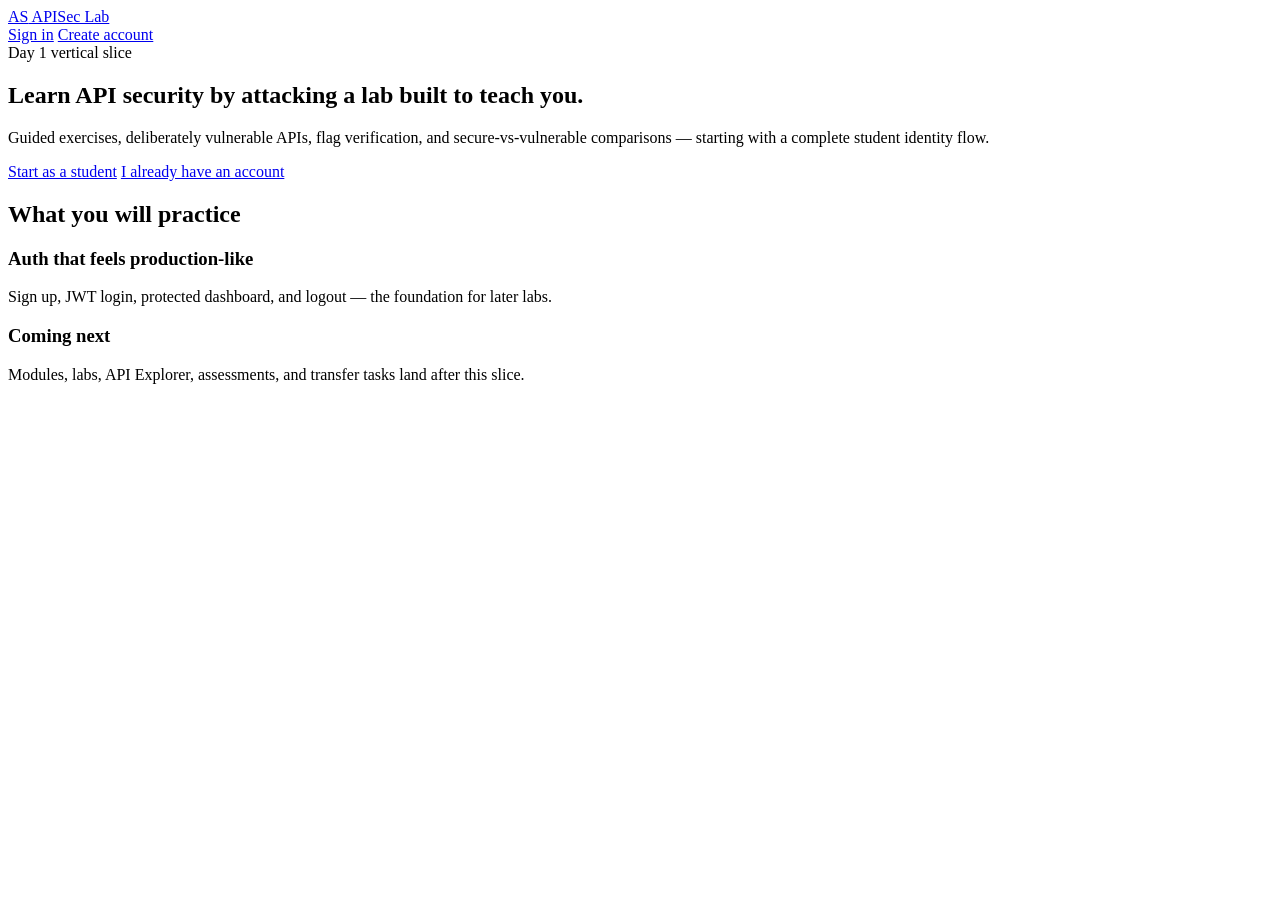
<file: src/main/resources/templates/index.html>
<!DOCTYPE html>
<html lang="en" xmlns:th="http://www.thymeleaf.org">
<head>
    <meta charset="UTF-8">
    <meta name="viewport" content="width=device-width, initial-scale=1.0">
    <title>APISec Lab</title>
    <link rel="stylesheet" th:href="@{/css/app.css}">
</head>
<body>
<header class="container topbar">
    <a class="brand" href="/">
        <span class="brand-mark">AS</span>
        APISec Lab
    </a>
    <nav class="cta-row">
        <a class="btn btn-ghost" href="/login">Sign in</a>
        <a class="btn btn-primary" href="/signup">Create account</a>
    </nav>
</header>

<main class="container hero">
    <section>
        <span class="badge">Day 1 vertical slice</span>
        <h1>Learn API security by attacking a lab built to teach you.</h1>
        <p class="lede">
            Guided exercises, deliberately vulnerable APIs, flag verification, and secure-vs-vulnerable
            comparisons — starting with a complete student identity flow.
        </p>
        <div class="cta-row">
            <a class="btn btn-primary" href="/signup">Start as a student</a>
            <a class="btn btn-ghost" href="/login">I already have an account</a>
        </div>
    </section>
    <aside class="panel">
        <h2>What you will practice</h2>
        <div class="feature-grid" style="grid-template-columns: 1fr;">
            <div class="feature">
                <h3>Auth that feels production-like</h3>
                <p>Sign up, JWT login, protected dashboard, and logout — the foundation for later labs.</p>
            </div>
            <div class="feature">
                <h3>Coming next</h3>
                <p>Modules, labs, API Explorer, assessments, and transfer tasks land after this slice.</p>
            </div>
        </div>
    </aside>
</main>
</body>
</html>
</file>
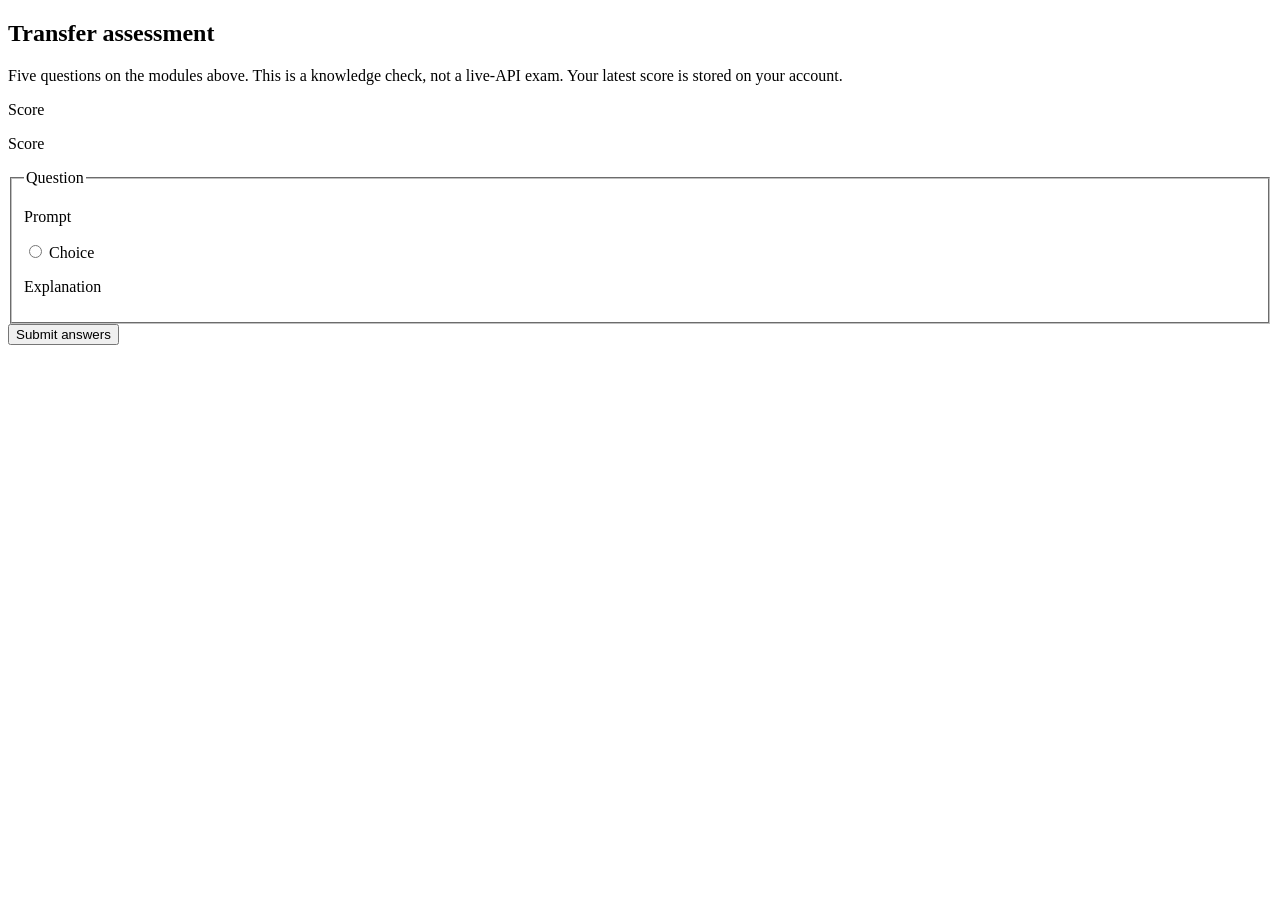
<file: src/main/resources/templates/assessment.html>
<!DOCTYPE html>
<html lang="en" xmlns:th="http://www.thymeleaf.org"
      th:replace="~{layout :: layout('Assessment · APISec Lab', 'assessment', ~{::section})}">
<body>
<section>
    <h1>Transfer assessment</h1>
    <p class="page-lede">
        Five questions on the modules above. This is a knowledge check, not a live-API exam. Your latest score is stored on your account.
    </p>

    <p class="form-ok" th:if="${latest != null and submitted == null}"
       th:text="${'Latest score: ' + latest.score + ' / ' + latest.total + ' (' + latest.percent() + '%)'}">Score</p>
    <p class="form-ok" th:if="${submitted}"
       th:text="${'Submitted: ' + latest.score + ' / ' + latest.total + ' (' + latest.percent() + '%)'}">Score</p>

    <form method="post" action="/assessment">
        <fieldset class="card quiz" th:each="q, iter : ${questions}">
            <legend th:text="'Question ' + ${iter.count}">Question</legend>
            <p th:text="${q.prompt}">Prompt</p>
            <label class="choice" th:each="choice, cIter : ${q.choices}">
                <input type="radio" th:name="${q.id}" th:value="${cIter.index}" required>
                <span th:text="${choice}">Choice</span>
            </label>
            <p class="hint" th:if="${submitted}" th:text="${explanations[iter.index]}">Explanation</p>
        </fieldset>
        <button class="btn btn-primary" type="submit">Submit answers</button>
    </form>
</section>
</body>
</html>
</file>
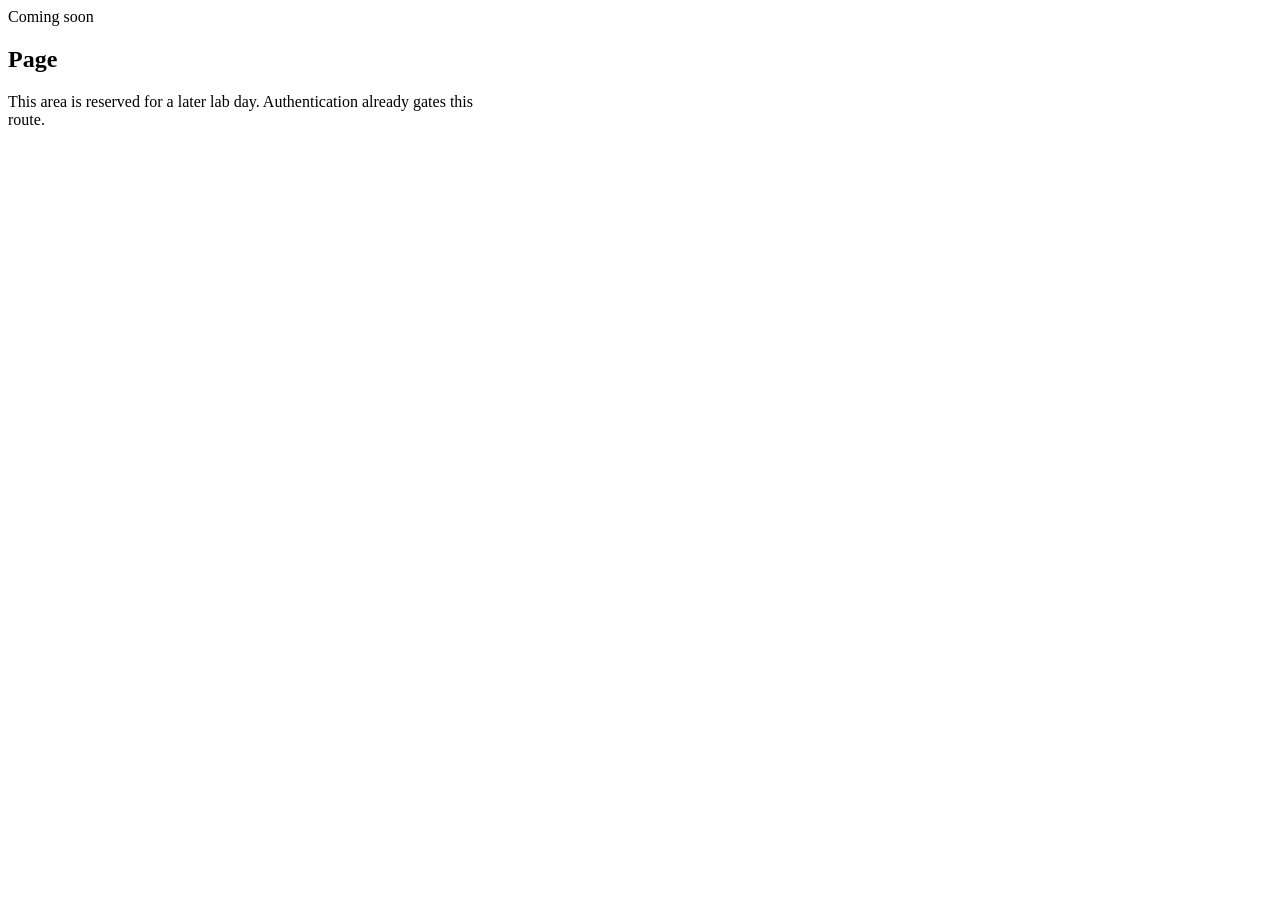
<file: src/main/resources/templates/coming-soon.html>
<!DOCTYPE html>
<html lang="en" xmlns:th="http://www.thymeleaf.org"
      th:replace="~{layout :: layout('Coming Soon · APISec Lab', ${activePage}, ~{::section})}">
<body>
<section>
    <span class="badge">Coming soon</span>
    <h1 th:text="${pageTitle}">Page</h1>
    <p style="color:var(--muted); max-width:60ch;">
        This area is reserved for a later lab day. Authentication already gates this route.
    </p>
</section>
</body>
</html>
</file>
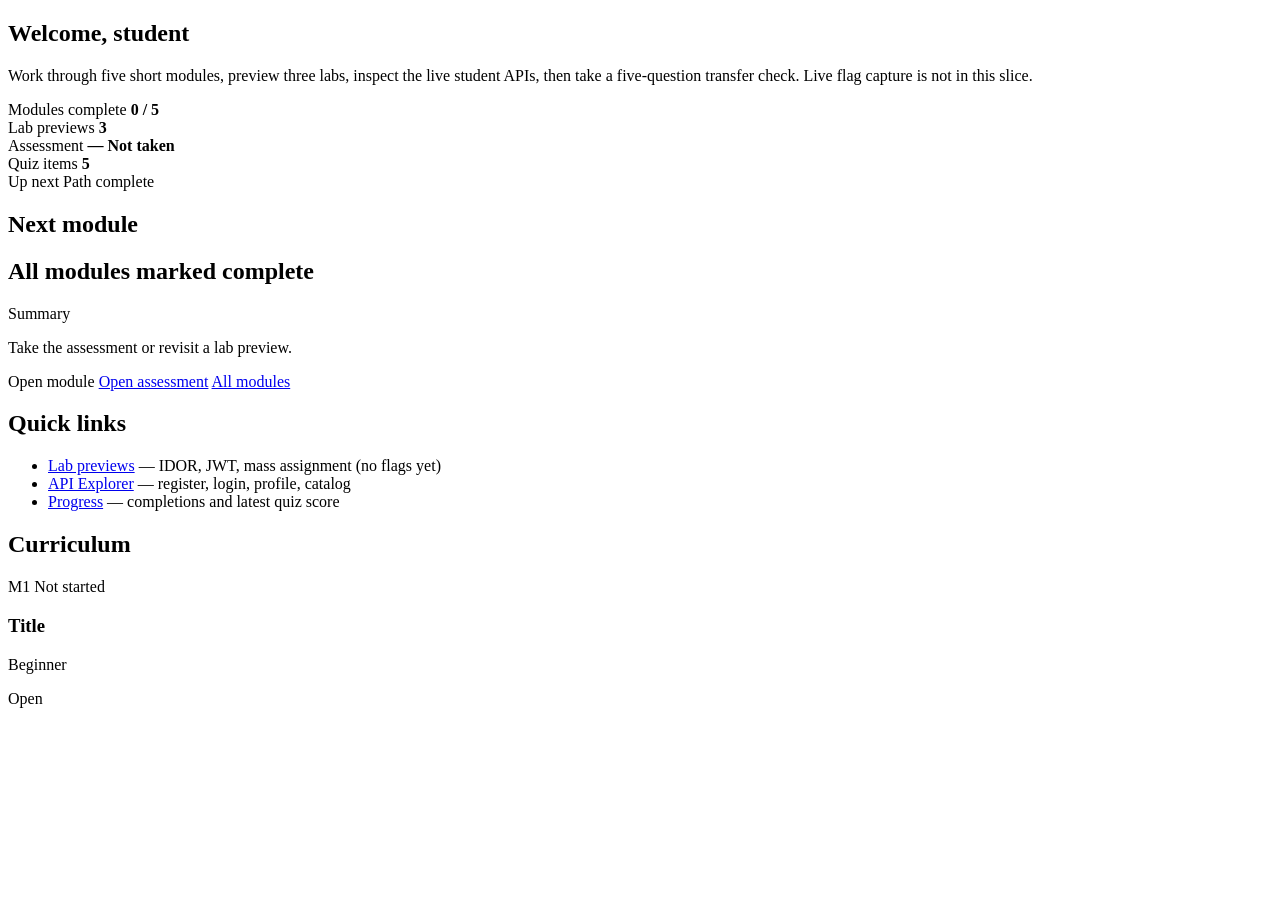
<file: src/main/resources/templates/dashboard.html>
<!DOCTYPE html>
<html lang="en" xmlns:th="http://www.thymeleaf.org"
      th:replace="~{layout :: layout('Dashboard · APISec Lab', 'dashboard', ~{::section})}">
<body>
<section>
    <h1>Welcome, <span th:text="${currentUser.name}">student</span></h1>
    <p class="page-lede">
        Work through five short modules, preview three labs, inspect the live student APIs, then take a five-question transfer check.
        Live flag capture is not in this slice.
    </p>

    <div class="stats">
        <article class="stat">
            <span>Modules complete</span>
            <strong th:text="${snapshot.completedModules + ' / ' + snapshot.moduleCount}">0 / 5</strong>
        </article>
        <article class="stat">
            <span>Lab previews</span>
            <strong th:text="${snapshot.labCount}">3</strong>
        </article>
        <article class="stat">
            <span>Assessment</span>
            <strong th:if="${snapshot.lastAssessmentPercent != null}" th:text="${snapshot.lastAssessmentPercent + '%'}">—</strong>
            <strong th:unless="${snapshot.lastAssessmentPercent != null}">Not taken</strong>
        </article>
        <article class="stat">
            <span>Quiz items</span>
            <strong th:text="${snapshot.questionCount}">5</strong>
        </article>
    </div>

    <div class="split">
        <article class="card">
            <span class="badge" th:if="${snapshot.nextModule != null}">Up next</span>
            <span class="badge" th:unless="${snapshot.nextModule != null}">Path complete</span>
            <h2 th:if="${snapshot.nextModule != null}" th:text="${snapshot.nextModule.title}">Next module</h2>
            <h2 th:unless="${snapshot.nextModule != null}">All modules marked complete</h2>
            <p class="muted" th:if="${snapshot.nextModule != null}" th:text="${snapshot.nextModule.summary}">Summary</p>
            <p class="muted" th:unless="${snapshot.nextModule != null}">Take the assessment or revisit a lab preview.</p>
            <div class="cta-row" style="margin-top:16px;">
                <a class="btn btn-primary" th:if="${snapshot.nextModule != null}"
                   th:href="@{/modules/{slug}(slug=${snapshot.nextModule.slug})}">Open module</a>
                <a class="btn btn-primary" th:unless="${snapshot.nextModule != null}" href="/assessment">Open assessment</a>
                <a class="btn btn-ghost" href="/modules">All modules</a>
            </div>
        </article>
        <article class="card">
            <h2>Quick links</h2>
            <ul class="plain-list">
                <li><a href="/labs">Lab previews</a> — IDOR, JWT, mass assignment (no flags yet)</li>
                <li><a href="/explorer">API Explorer</a> — register, login, profile, catalog</li>
                <li><a href="/progress">Progress</a> — completions and latest quiz score</li>
            </ul>
        </article>
    </div>

    <h2>Curriculum</h2>
    <div class="cards">
        <article class="card" th:each="view : ${snapshot.modules}">
            <span class="badge" th:text="${view.module.code}">M1</span>
            <span class="badge" th:classappend="${view.completed} ? ' badge-ok'" th:text="${view.statusLabel}">Not started</span>
            <h3 th:text="${view.module.title}">Title</h3>
            <p class="muted" th:text="${view.module.level + ' · ' + view.module.durationMinutes + ' min'}">Beginner</p>
            <a th:href="@{/modules/{slug}(slug=${view.module.slug})}">Open</a>
        </article>
    </div>
</section>
</body>
</html>
</file>
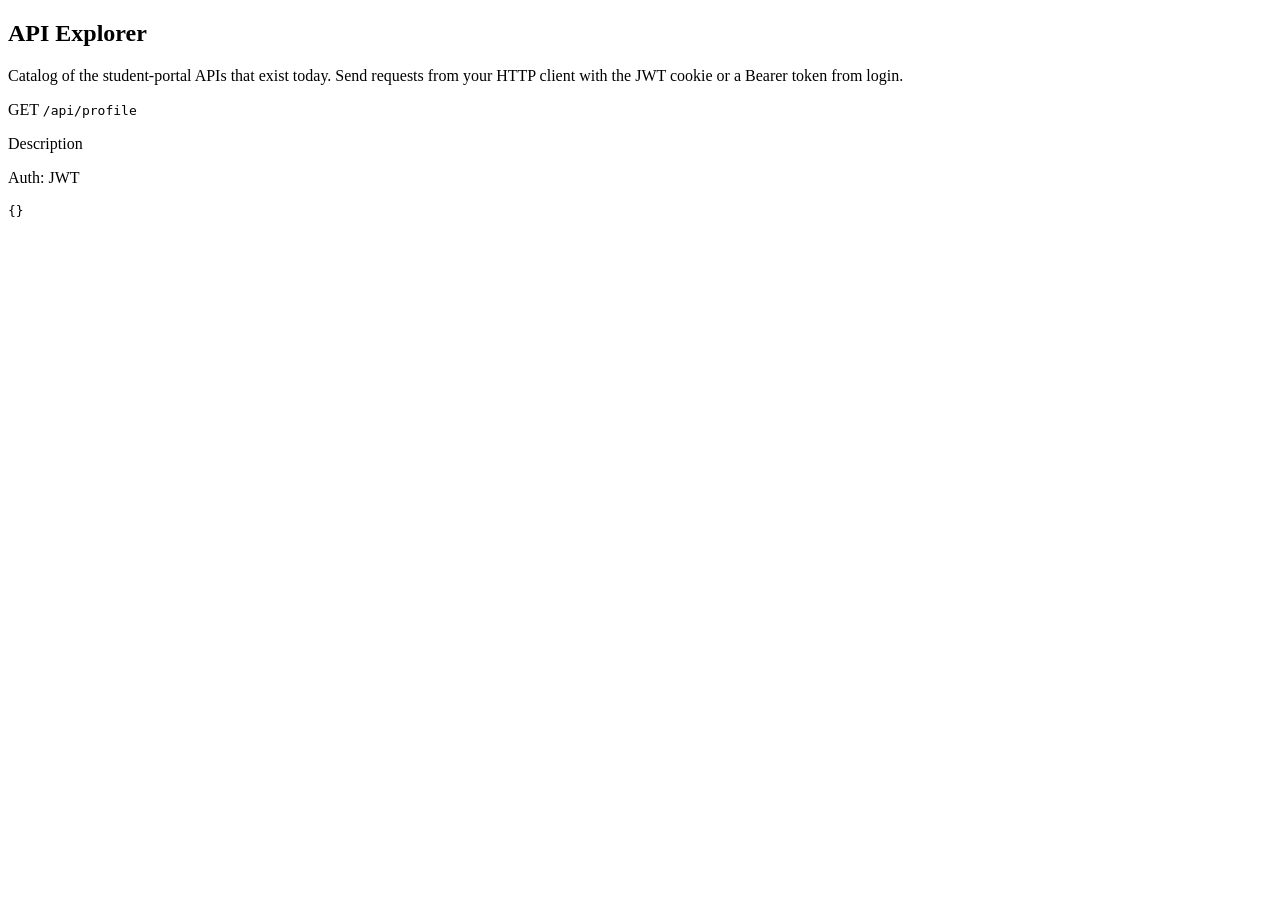
<file: src/main/resources/templates/explorer.html>
<!DOCTYPE html>
<html lang="en" xmlns:th="http://www.thymeleaf.org"
      th:replace="~{layout :: layout('API Explorer · APISec Lab', 'explorer', ~{::section})}">
<body>
<section>
    <h1>API Explorer</h1>
    <p class="page-lede">
        Catalog of the student-portal APIs that exist today. Send requests from your HTTP client with the JWT cookie or a Bearer token from login.
    </p>
    <div class="stack">
        <article class="card" th:each="ep : ${endpoints}">
            <div class="endpoint-head">
                <span class="method" th:classappend="${'method-' + ep.method}" th:text="${ep.method}">GET</span>
                <code th:text="${ep.path}">/api/profile</code>
            </div>
            <p th:text="${ep.description}">Description</p>
            <p class="hint">Auth: <span th:text="${ep.auth}">JWT</span></p>
            <pre class="sample" th:text="${ep.sampleResponse}">{}</pre>
        </article>
    </div>
</section>
</body>
</html>
</file>
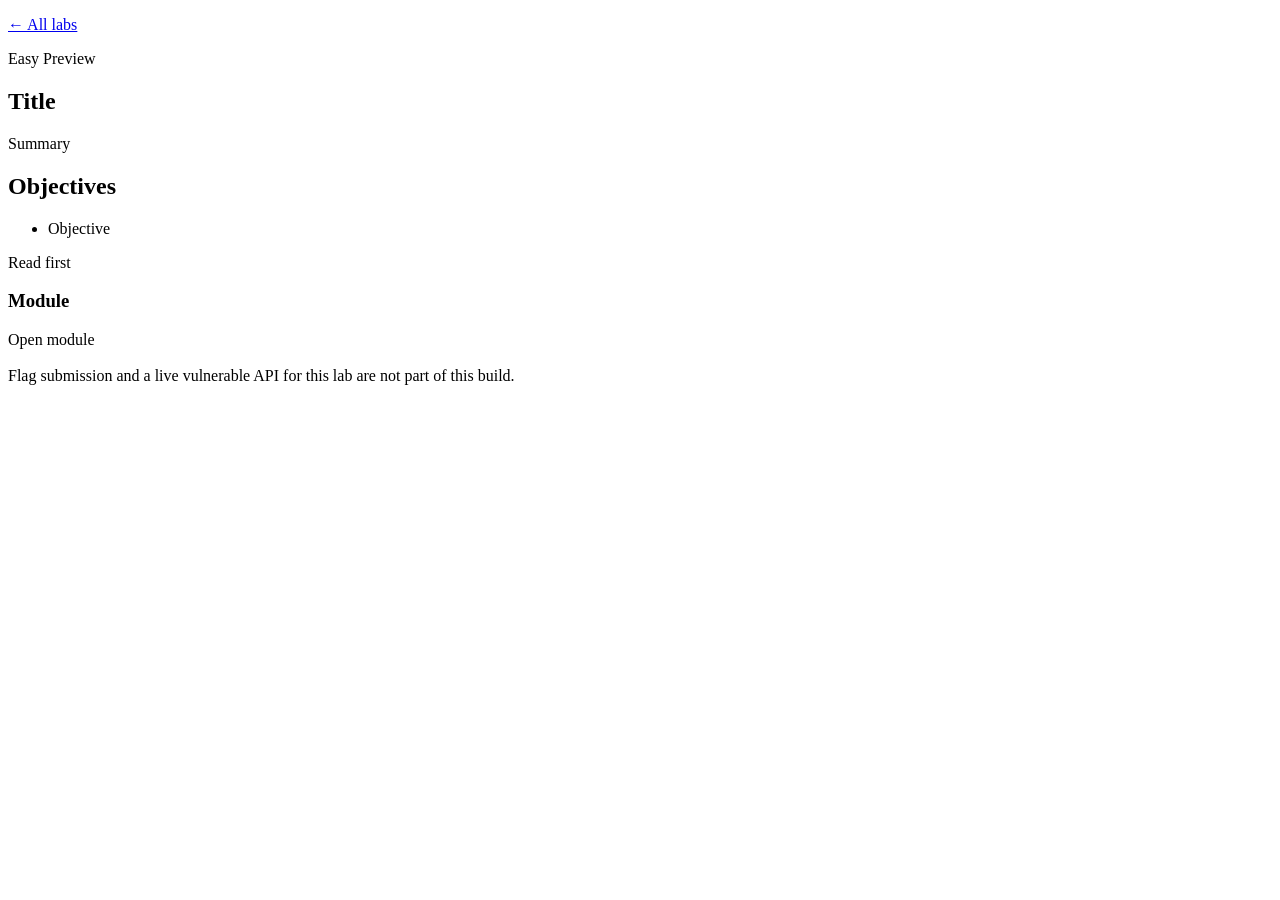
<file: src/main/resources/templates/lab-detail.html>
<!DOCTYPE html>
<html lang="en" xmlns:th="http://www.thymeleaf.org"
      th:replace="~{layout :: layout('Lab · APISec Lab', 'labs', ~{::section})}">
<body>
<section>
    <p><a href="/labs">← All labs</a></p>
    <span class="badge" th:text="${lab.difficulty}">Easy</span>
    <span class="badge" th:text="${lab.status}">Preview</span>
    <h1 th:text="${lab.title}">Title</h1>
    <p class="page-lede" th:text="${lab.summary}">Summary</p>

    <h2>Objectives</h2>
    <ul>
        <li th:each="item : ${lab.objectives}" th:text="${item}">Objective</li>
    </ul>

    <div class="card" th:if="${relatedModule != null}">
        <span class="badge">Read first</span>
        <h3 th:text="${relatedModule.title}">Module</h3>
        <a th:href="@{/modules/{slug}(slug=${relatedModule.slug})}">Open module</a>
    </div>

    <p class="hint" style="margin-top:18px;">Flag submission and a live vulnerable API for this lab are not part of this build.</p>
</section>
</body>
</html>
</file>
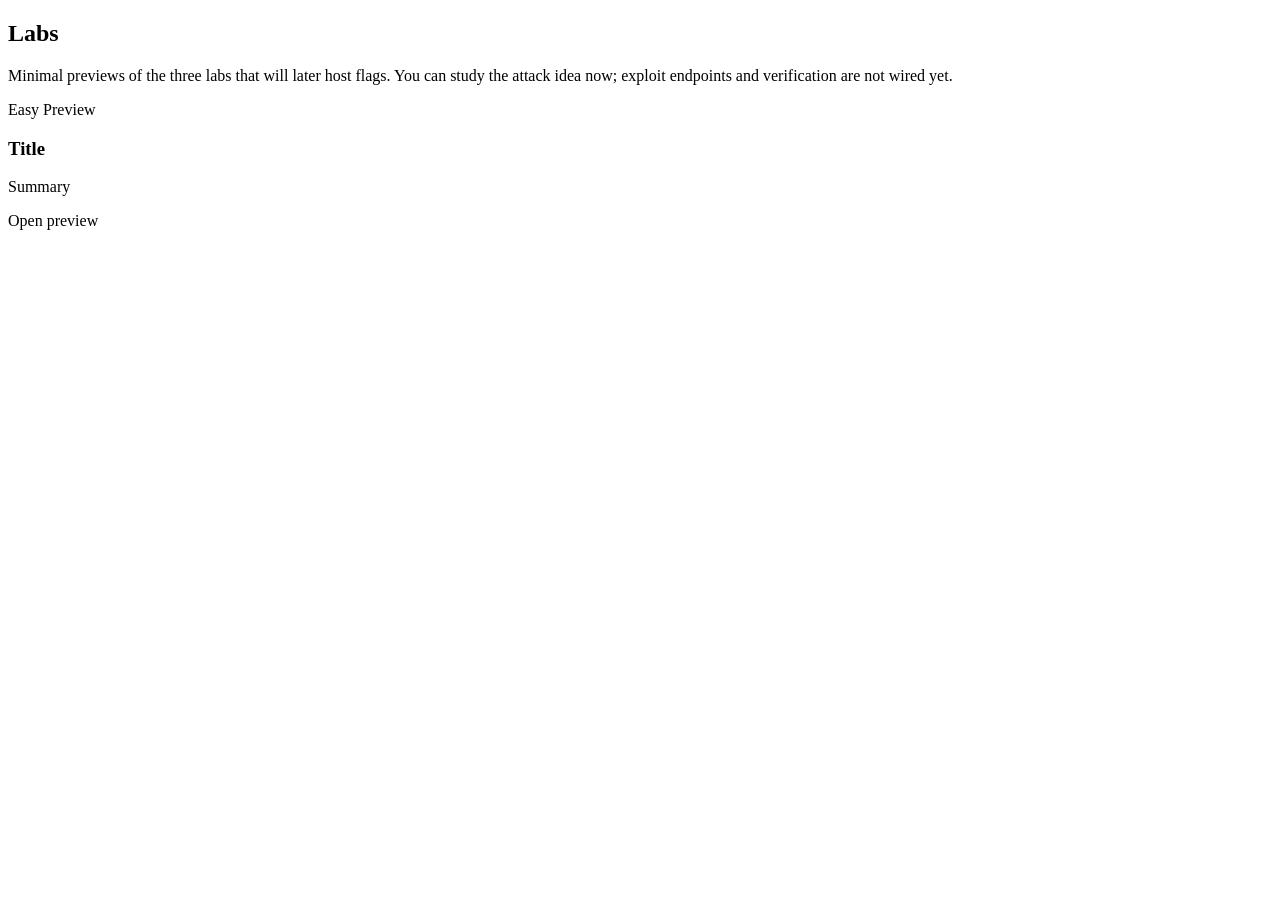
<file: src/main/resources/templates/labs.html>
<!DOCTYPE html>
<html lang="en" xmlns:th="http://www.thymeleaf.org"
      th:replace="~{layout :: layout('Labs · APISec Lab', 'labs', ~{::section})}">
<body>
<section>
    <h1>Labs</h1>
    <p class="page-lede">
        Minimal previews of the three labs that will later host flags. You can study the attack idea now; exploit endpoints and verification are not wired yet.
    </p>
    <div class="cards">
        <article class="card" th:each="lab : ${labs}">
            <span class="badge" th:text="${lab.difficulty}">Easy</span>
            <span class="badge" th:text="${lab.status}">Preview</span>
            <h3 th:text="${lab.title}">Title</h3>
            <p class="muted" th:text="${lab.summary}">Summary</p>
            <a th:href="@{/labs/{slug}(slug=${lab.slug})}">Open preview</a>
        </article>
    </div>
</section>
</body>
</html>
</file>
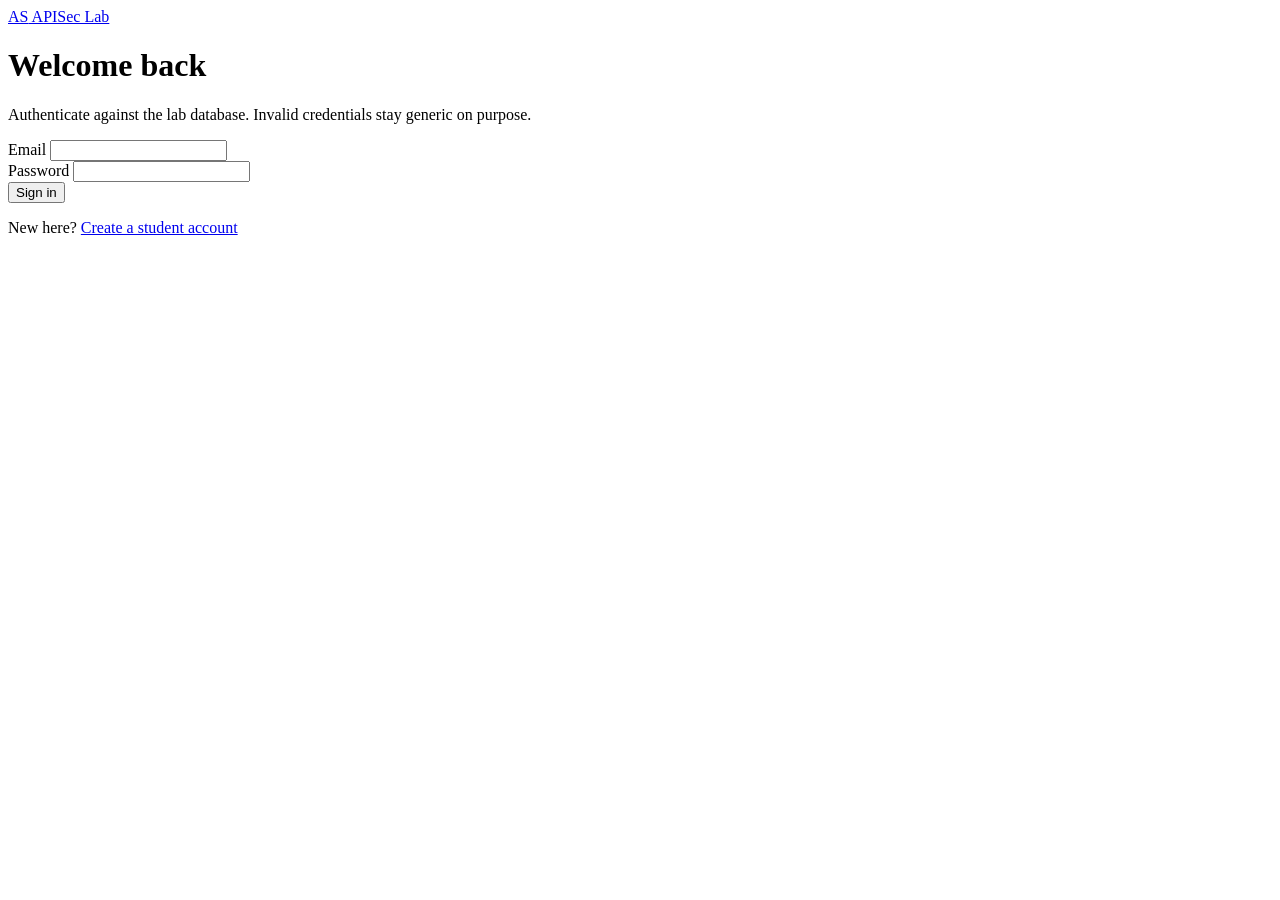
<file: src/main/resources/templates/login.html>
<!DOCTYPE html>
<html lang="en" xmlns:th="http://www.thymeleaf.org">
<head>
    <meta charset="UTF-8">
    <meta name="viewport" content="width=device-width, initial-scale=1.0">
    <title>Sign in · APISec Lab</title>
    <link rel="stylesheet" th:href="@{/css/app.css}">
</head>
<body>
<div class="auth-shell">
    <form class="auth-card" th:action="@{/login}" th:object="${loginRequest}" method="post" novalidate>
        <a class="brand" href="/"><span class="brand-mark">AS</span> APISec Lab</a>
        <h1>Welcome back</h1>
        <p class="sub">Authenticate against the lab database. Invalid credentials stay generic on purpose.</p>

        <p class="form-ok" th:if="${formSuccess}" th:text="${formSuccess}"></p>
        <p class="form-error" th:if="${formError}" th:text="${formError}"></p>

        <div class="field">
            <label for="email">Email</label>
            <input id="email" type="email" th:field="*{email}" autocomplete="username" required>
            <div class="field-error" th:if="${#fields.hasErrors('email')}" th:errors="*{email}"></div>
        </div>
        <div class="field">
            <label for="password">Password</label>
            <input id="password" type="password" th:field="*{password}" autocomplete="current-password" required>
            <div class="field-error" th:if="${#fields.hasErrors('password')}" th:errors="*{password}"></div>
        </div>
        <button class="btn btn-primary full" type="submit">Sign in</button>
        <p class="hint" style="margin-top:16px;">New here? <a href="/signup">Create a student account</a></p>
    </form>
</div>
</body>
</html>
</file>
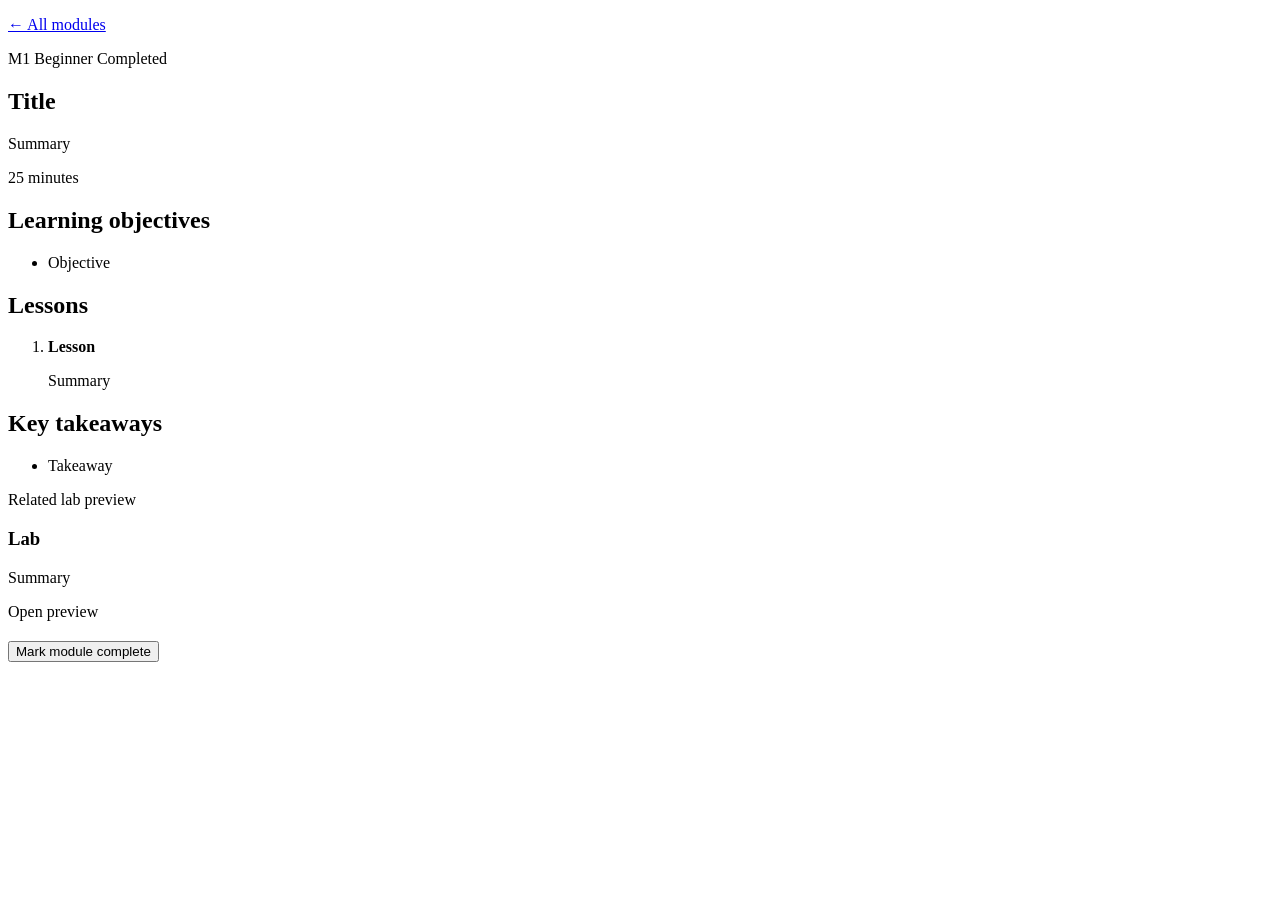
<file: src/main/resources/templates/module-detail.html>
<!DOCTYPE html>
<html lang="en" xmlns:th="http://www.thymeleaf.org"
      th:replace="~{layout :: layout('Module · APISec Lab', 'modules', ~{::section})}">
<body>
<section>
    <p><a href="/modules">← All modules</a></p>
    <p class="form-ok" th:if="${formSuccess}" th:text="${formSuccess}"></p>
    <span class="badge" th:text="${module.code}">M1</span>
    <span class="badge" th:text="${module.level}">Beginner</span>
    <span class="badge badge-ok" th:if="${completed}">Completed</span>
    <h1 th:text="${module.title}">Title</h1>
    <p class="page-lede" th:text="${module.summary}">Summary</p>
    <p class="hint" th:text="${module.durationMinutes + ' minutes'}">25 minutes</p>

    <h2>Learning objectives</h2>
    <ul>
        <li th:each="item : ${module.objectives}" th:text="${item}">Objective</li>
    </ul>

    <h2>Lessons</h2>
    <ol class="lesson-list">
        <li th:each="lesson : ${module.lessons}">
            <strong th:text="${lesson.title}">Lesson</strong>
            <p class="muted" th:text="${lesson.summary}">Summary</p>
        </li>
    </ol>

    <h2>Key takeaways</h2>
    <ul>
        <li th:each="item : ${module.keyTakeaways}" th:text="${item}">Takeaway</li>
    </ul>

    <div class="card" th:if="${relatedLab != null}">
        <span class="badge">Related lab preview</span>
        <h3 th:text="${relatedLab.title}">Lab</h3>
        <p class="muted" th:text="${relatedLab.summary}">Summary</p>
        <a th:href="@{/labs/{slug}(slug=${relatedLab.slug})}">Open preview</a>
    </div>

    <form th:unless="${completed}" th:action="@{/modules/{slug}/complete(slug=${module.slug})}" method="post" style="margin-top:20px;">
        <button class="btn btn-primary" type="submit">Mark module complete</button>
    </form>
</section>
</body>
</html>
</file>
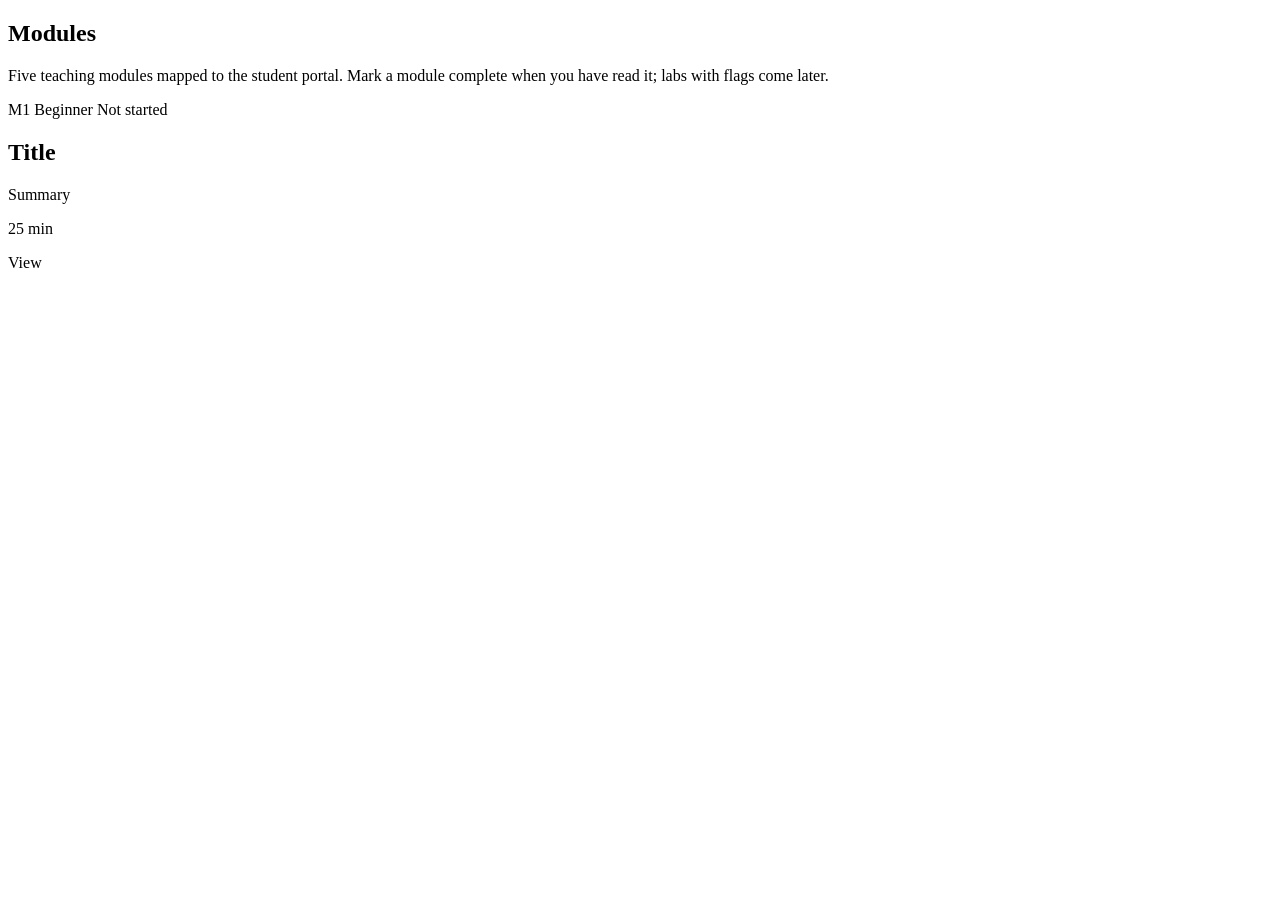
<file: src/main/resources/templates/modules.html>
<!DOCTYPE html>
<html lang="en" xmlns:th="http://www.thymeleaf.org"
      th:replace="~{layout :: layout('Modules · APISec Lab', 'modules', ~{::section})}">
<body>
<section>
    <h1>Modules</h1>
    <p class="page-lede">Five teaching modules mapped to the student portal. Mark a module complete when you have read it; labs with flags come later.</p>
    <p class="form-error" th:if="${formError}" th:text="${formError}"></p>

    <div class="stack">
        <article class="card module-row" th:each="view : ${moduleViews}">
            <div>
                <span class="badge" th:text="${view.module.code}">M1</span>
                <span class="badge" th:text="${view.module.level}">Beginner</span>
                <span class="badge" th:classappend="${view.completed} ? ' badge-ok'" th:text="${view.statusLabel}">Not started</span>
                <h2 th:text="${view.module.title}">Title</h2>
                <p class="muted" th:text="${view.module.summary}">Summary</p>
                <p class="hint" th:text="${view.module.durationMinutes + ' minutes · ' + #lists.size(view.module.lessons) + ' lessons'}">25 min</p>
            </div>
            <a class="btn btn-primary" th:href="@{/modules/{slug}(slug=${view.module.slug})}">View</a>
        </article>
    </div>
</section>
</body>
</html>
</file>
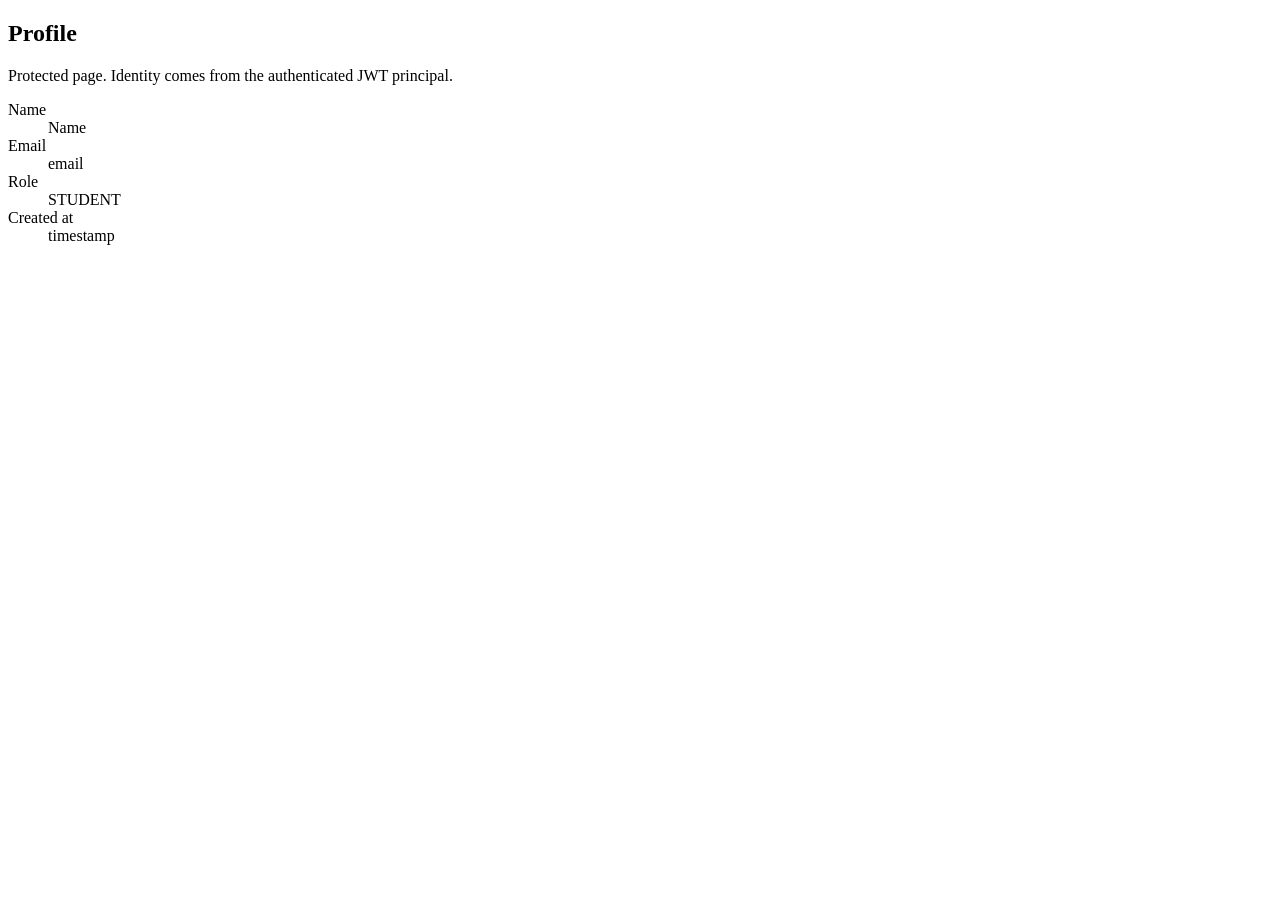
<file: src/main/resources/templates/profile.html>
<!DOCTYPE html>
<html lang="en" xmlns:th="http://www.thymeleaf.org"
      th:replace="~{layout :: layout('Profile · APISec Lab', 'profile', ~{::section})}">
<body>
<section>
    <h1>Profile</h1>
    <p style="color:var(--muted);">Protected page. Identity comes from the authenticated JWT principal.</p>
    <dl class="profile-grid">
        <dt>Name</dt>
        <dd th:text="${currentUser.name}">Name</dd>
        <dt>Email</dt>
        <dd th:text="${currentUser.email}">email</dd>
        <dt>Role</dt>
        <dd th:text="${currentUser.role}">STUDENT</dd>
        <dt>Created at</dt>
        <dd th:text="${currentUser.createdAt}">timestamp</dd>
    </dl>
</section>
</body>
</html>
</file>
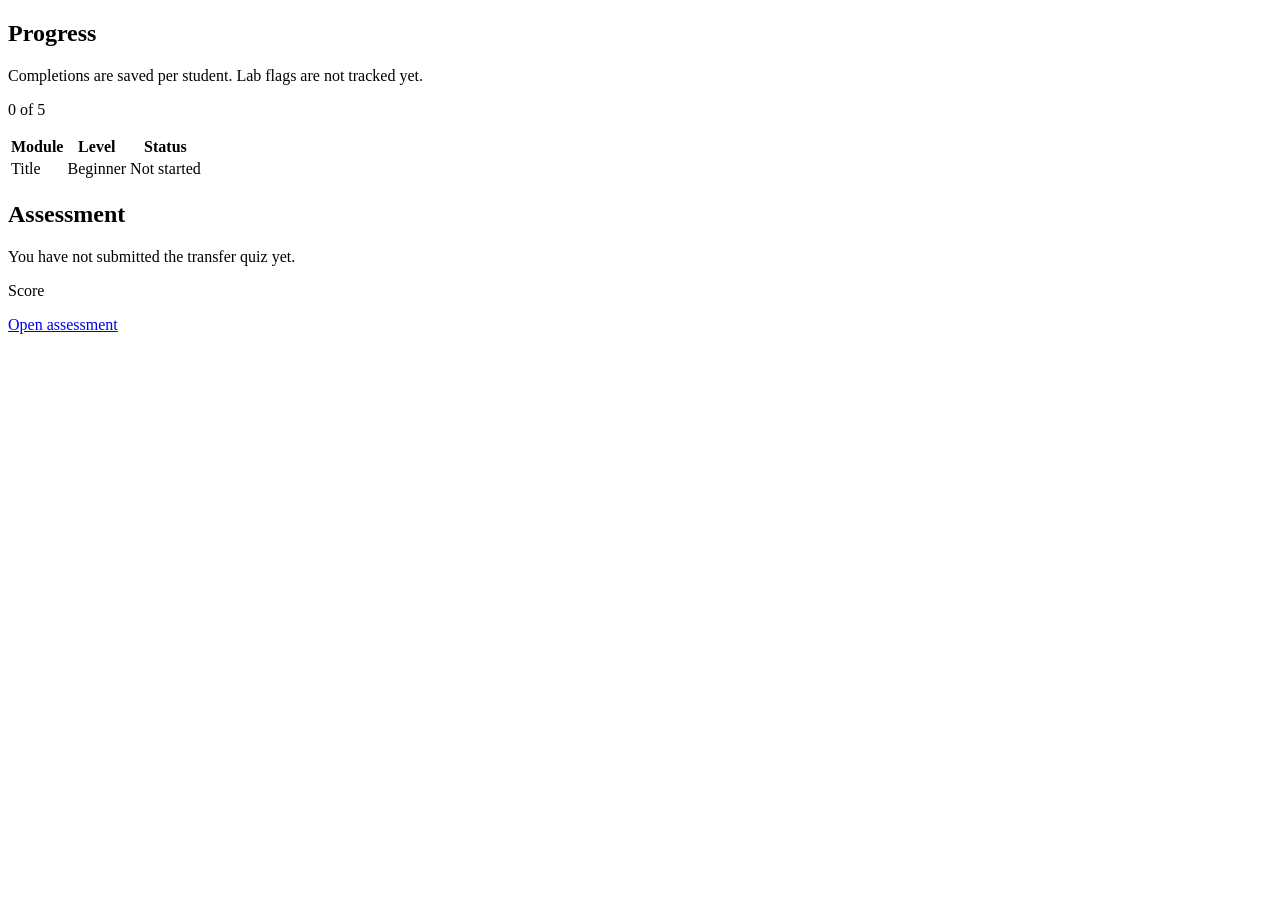
<file: src/main/resources/templates/progress.html>
<!DOCTYPE html>
<html lang="en" xmlns:th="http://www.thymeleaf.org"
      th:replace="~{layout :: layout('Progress · APISec Lab', 'progress', ~{::section})}">
<body>
<section>
    <h1>Progress</h1>
    <p class="page-lede">Completions are saved per student. Lab flags are not tracked yet.</p>

    <div class="progress-track">
        <div class="progress-fill"
             th:style="|width: ${snapshot.moduleCount == 0 ? 0 : (snapshot.completedModules * 100) / snapshot.moduleCount}%|"></div>
    </div>
    <p class="hint"
       th:text="${snapshot.completedModules + ' of ' + snapshot.moduleCount + ' modules complete'}">0 of 5</p>

    <table class="table">
        <thead>
        <tr>
            <th>Module</th>
            <th>Level</th>
            <th>Status</th>
        </tr>
        </thead>
        <tbody>
        <tr th:each="view : ${snapshot.modules}">
            <td>
                <a th:href="@{/modules/{slug}(slug=${view.module.slug})}" th:text="${view.module.title}">Title</a>
            </td>
            <td th:text="${view.module.level}">Beginner</td>
            <td th:text="${view.statusLabel}">Not started</td>
        </tr>
        </tbody>
    </table>

    <div class="card" style="margin-top:20px;">
        <h2>Assessment</h2>
        <p th:if="${latest == null}" class="muted">You have not submitted the transfer quiz yet.</p>
        <p th:if="${latest != null}"
           th:text="${'Latest: ' + latest.score + ' / ' + latest.total + ' (' + latest.percent() + '%) at ' + latest.completedAt}">Score</p>
        <a class="btn btn-ghost" href="/assessment">Open assessment</a>
    </div>
</section>
</body>
</html>
</file>
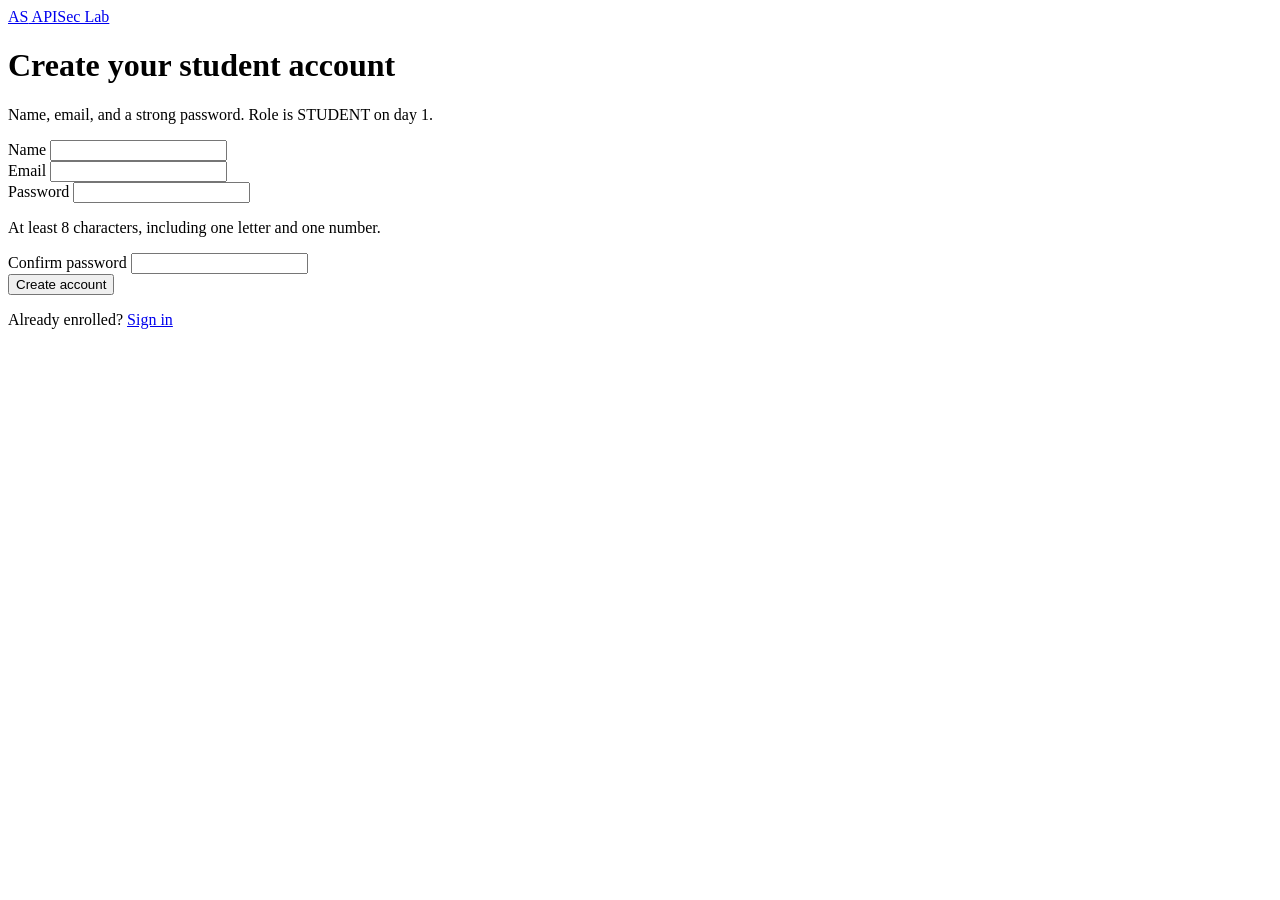
<file: src/main/resources/templates/signup.html>
<!DOCTYPE html>
<html lang="en" xmlns:th="http://www.thymeleaf.org">
<head>
    <meta charset="UTF-8">
    <meta name="viewport" content="width=device-width, initial-scale=1.0">
    <title>Sign up · APISec Lab</title>
    <link rel="stylesheet" th:href="@{/css/app.css}">
</head>
<body>
<div class="auth-shell">
    <form class="auth-card" th:action="@{/signup}" th:object="${registerRequest}" method="post" novalidate>
        <a class="brand" href="/"><span class="brand-mark">AS</span> APISec Lab</a>
        <h1>Create your student account</h1>
        <p class="sub">Name, email, and a strong password. Role is STUDENT on day 1.</p>

        <p class="form-error" th:if="${formError}" th:text="${formError}"></p>

        <div class="field">
            <label for="name">Name</label>
            <input id="name" type="text" th:field="*{name}" autocomplete="name" required>
            <div class="field-error" th:if="${#fields.hasErrors('name')}" th:errors="*{name}"></div>
        </div>
        <div class="field">
            <label for="email">Email</label>
            <input id="email" type="email" th:field="*{email}" autocomplete="email" required>
            <div class="field-error" th:if="${#fields.hasErrors('email')}" th:errors="*{email}"></div>
        </div>
        <div class="field">
            <label for="password">Password</label>
            <input id="password" type="password" th:field="*{password}" autocomplete="new-password" data-password required>
            <p class="hint">At least 8 characters, including one letter and one number.</p>
            <div class="field-error" th:if="${#fields.hasErrors('password')}" th:errors="*{password}"></div>
        </div>
        <div class="field">
            <label for="confirmPassword">Confirm password</label>
            <input id="confirmPassword" type="password" th:field="*{confirmPassword}" autocomplete="new-password" data-confirm required>
            <div class="field-error" data-mismatch hidden>Passwords do not match.</div>
            <div class="field-error" th:if="${#fields.hasErrors('confirmPassword')}" th:errors="*{confirmPassword}"></div>
        </div>
        <button class="btn btn-primary full" type="submit">Create account</button>
        <p class="hint" style="margin-top:16px;">Already enrolled? <a href="/login">Sign in</a></p>
    </form>
</div>
<script th:src="@{/js/app.js}"></script>
</body>
</html>
</file>
